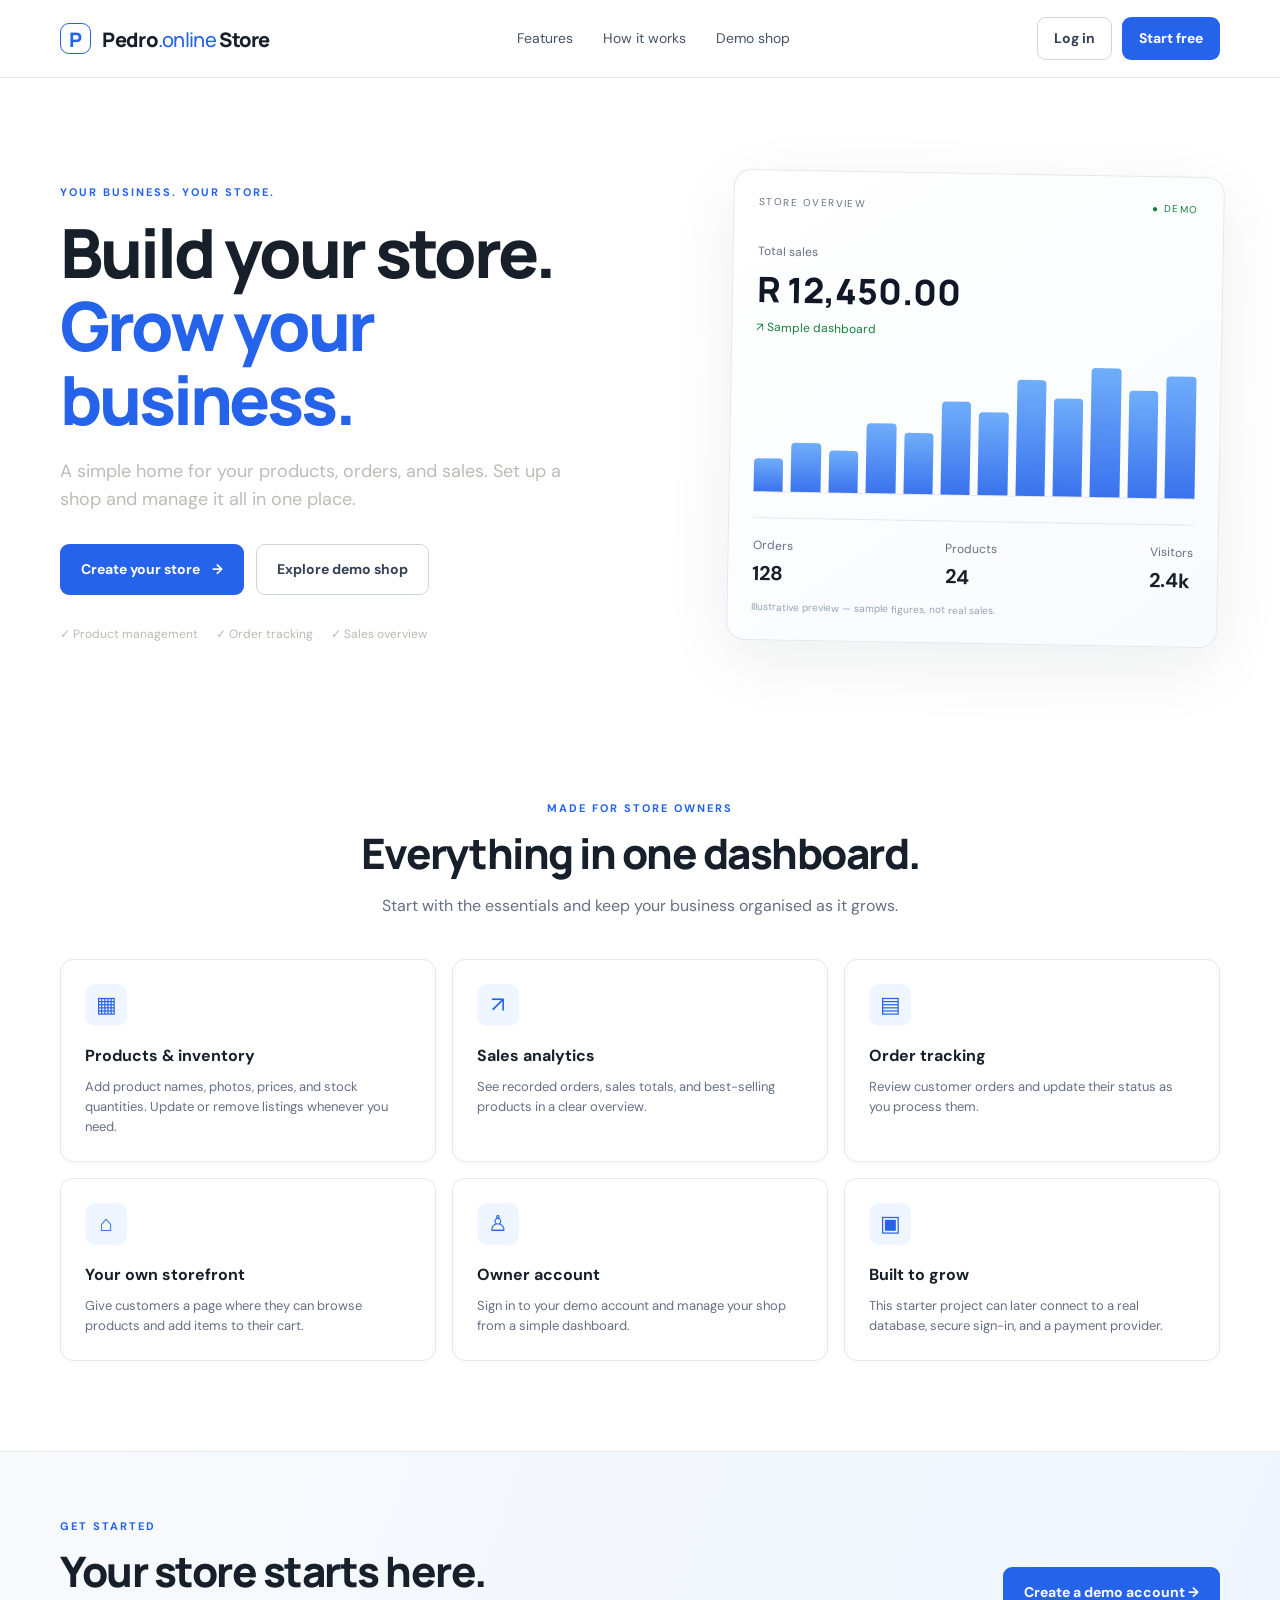
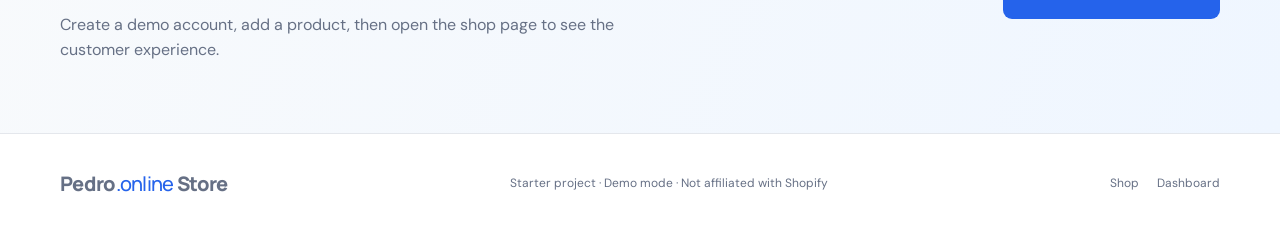
<file: index.html>
<!doctype html>
<html lang="en">
<head>
  <meta charset="utf-8"><meta name="viewport" content="width=device-width, initial-scale=1">
  <meta name="theme-color" content="#080808">
  <title>Pedro.online Store — Create your online shop</title>
  <link rel="stylesheet" href="styles.css">
</head>
<body>
<header class="topbar"><a class="brand" href="index.html"><span class="brand-icon">P</span> Pedro<span>.online</span> Store</a><nav><a href="#features">Features</a><a href="#how">How it works</a><a href="shop.html">Demo shop</a></nav><div class="nav-actions"><a class="btn btn-quiet" href="login.html">Log in</a><a class="btn btn-gold" href="signup.html">Start free</a></div><button class="menu-toggle" aria-label="Open menu" onclick="document.querySelector('nav').classList.toggle('open')">☰</button></header>
<main>
<section class="hero wrap"><div class="hero-copy"><p class="eyebrow">YOUR BUSINESS. YOUR STORE.</p><h1>Build your store.<br><span>Grow your business.</span></h1><p class="lead">A simple home for your products, orders, and sales. Set up a shop and manage it all in one place.</p><div class="hero-actions"><a class="btn btn-gold btn-large" href="signup.html">Create your store <span>→</span></a><a class="btn btn-outline btn-large" href="shop.html">Explore demo shop</a></div><div class="trust"><span>✓ Product management</span><span>✓ Order tracking</span><span>✓ Sales overview</span></div></div><div class="hero-panel"><div class="panel-top"><span>STORE OVERVIEW</span><span class="live-dot">● DEMO</span></div><div class="metric"><small>Total sales</small><strong>R 12,450.00</strong><span class="positive">↗ Sample dashboard</span></div><div class="mini-chart"><i style="height:25%"></i><i style="height:38%"></i><i style="height:32%"></i><i style="height:54%"></i><i style="height:47%"></i><i style="height:72%"></i><i style="height:64%"></i><i style="height:90%"></i><i style="height:76%"></i><i style="height:100%"></i><i style="height:83%"></i><i style="height:94%"></i></div><div class="panel-bottom"><div><small>Orders</small><b>128</b></div><div><small>Products</small><b>24</b></div><div><small>Visitors</small><b>2.4k</b></div></div><p class="demo-note">Illustrative preview — sample figures, not real sales.</p></div></section>
<section id="features" class="section wrap"><div class="section-heading"><p class="eyebrow">MADE FOR STORE OWNERS</p><h2>Everything in one dashboard.</h2><p>Start with the essentials and keep your business organised as it grows.</p></div><div class="feature-grid"><article class="feature-card"><div class="feature-icon">▦</div><h3>Products & inventory</h3><p>Add product names, photos, prices, and stock quantities. Update or remove listings whenever you need.</p></article><article class="feature-card"><div class="feature-icon">↗</div><h3>Sales analytics</h3><p>See recorded orders, sales totals, and best-selling products in a clear overview.</p></article><article class="feature-card"><div class="feature-icon">▤</div><h3>Order tracking</h3><p>Review customer orders and update their status as you process them.</p></article><article class="feature-card"><div class="feature-icon">⌂</div><h3>Your own storefront</h3><p>Give customers a page where they can browse products and add items to their cart.</p></article><article class="feature-card"><div class="feature-icon">♙</div><h3>Owner account</h3><p>Sign in to your demo account and manage your shop from a simple dashboard.</p></article><article class="feature-card"><div class="feature-icon">▣</div><h3>Built to grow</h3><p>This starter project can later connect to a real database, secure sign-in, and a payment provider.</p></article></div></section>
<section id="how" class="how-section"><div class="wrap how-inner"><div><p class="eyebrow">GET STARTED</p><h2>Your store starts here.</h2><p>Create a demo account, add a product, then open the shop page to see the customer experience.</p></div><a class="btn btn-gold btn-large" href="signup.html">Create a demo account →</a></div></section>
</main>
<footer class="footer wrap"><a class="brand" href="index.html">Pedro<span>.online</span> Store</a><p>Starter project · Demo mode · Not affiliated with Shopify</p><div><a href="shop.html">Shop</a><a href="dashboard.html">Dashboard</a></div></footer>
<script src="app.js"></script></body></html>
</file>
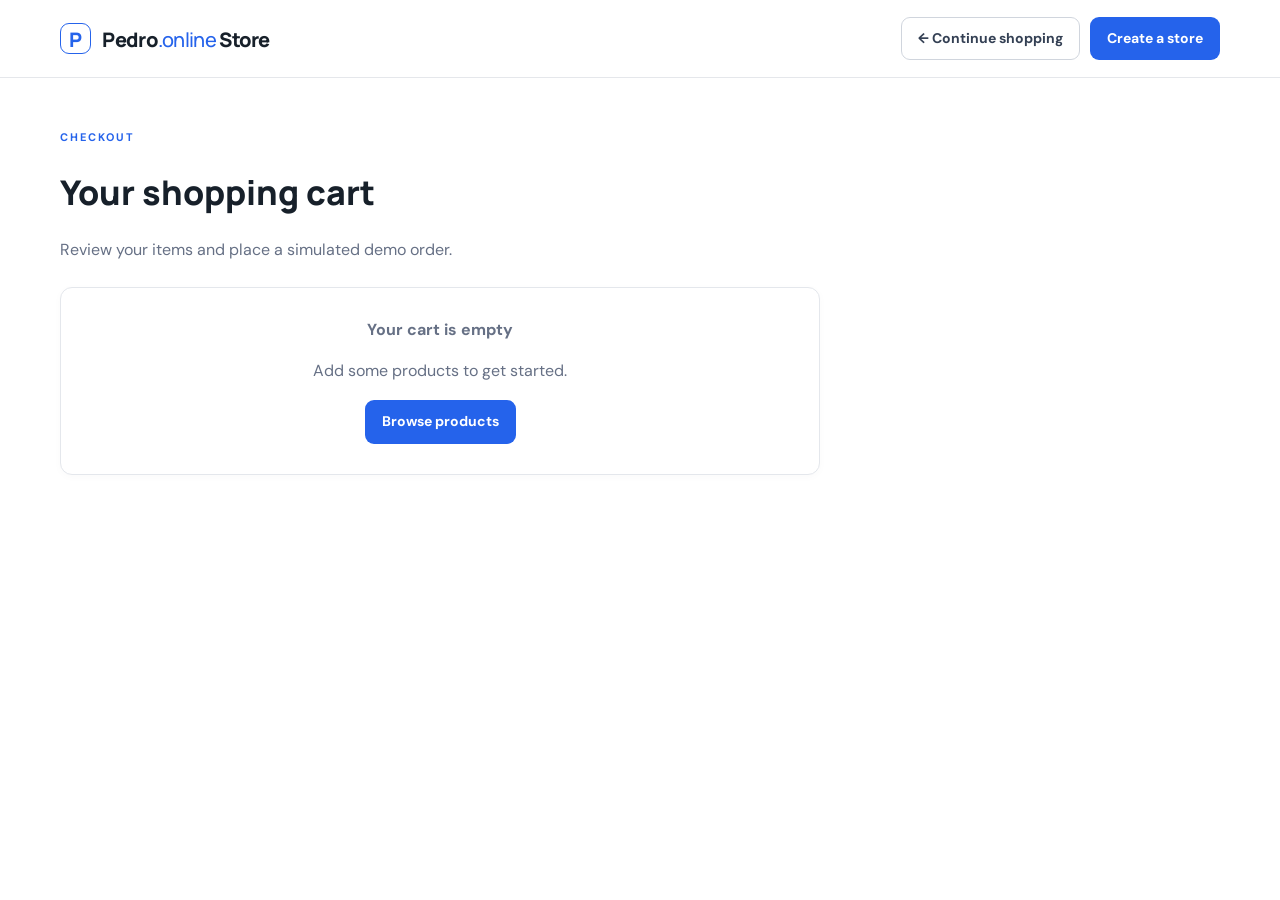
<file: cart.html>
<!doctype html><html lang="en"><head><meta charset="utf-8"><meta name="viewport" content="width=device-width,initial-scale=1"><title>Cart — Pedro.online Store</title><link rel="stylesheet" href="styles.css"></head><body><header class="topbar"><a class="brand" href="index.html"><span class="brand-icon">P</span> Pedro<span>.online</span> Store</a><div class="nav-actions"><a class="btn btn-quiet" href="shop.html">← Continue shopping</a><a class="btn btn-gold" href="signup.html">Create a store</a></div></header><main class="wrap section"><p class="eyebrow">CHECKOUT</p><h1 style="font:800 34px Manrope,sans-serif">Your shopping cart</h1><p class="muted">Review your items and place a simulated demo order.</p><div id="cartContent" style="max-width:760px;margin-top:25px"></div></main><script src="app.js"></script></body></html>
</file>
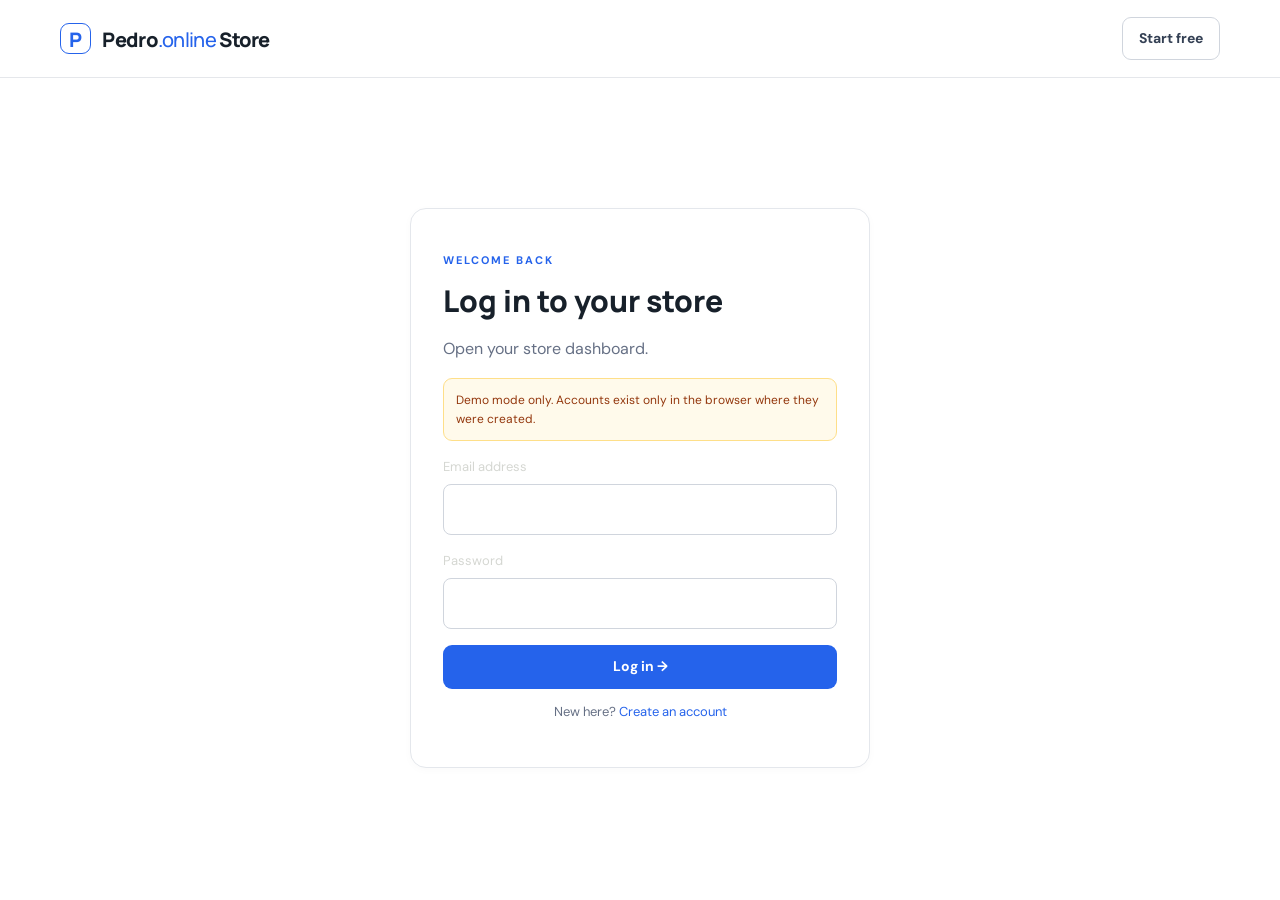
<file: dashboard.html>
<!doctype html><html lang="en"><head><meta charset="utf-8"><meta name="viewport" content="width=device-width,initial-scale=1"><title>Dashboard — Pedro.online Store</title><link rel="stylesheet" href="styles.css"></head><body><div id="app"></div><script src="app.js"></script></body></html>
</file>
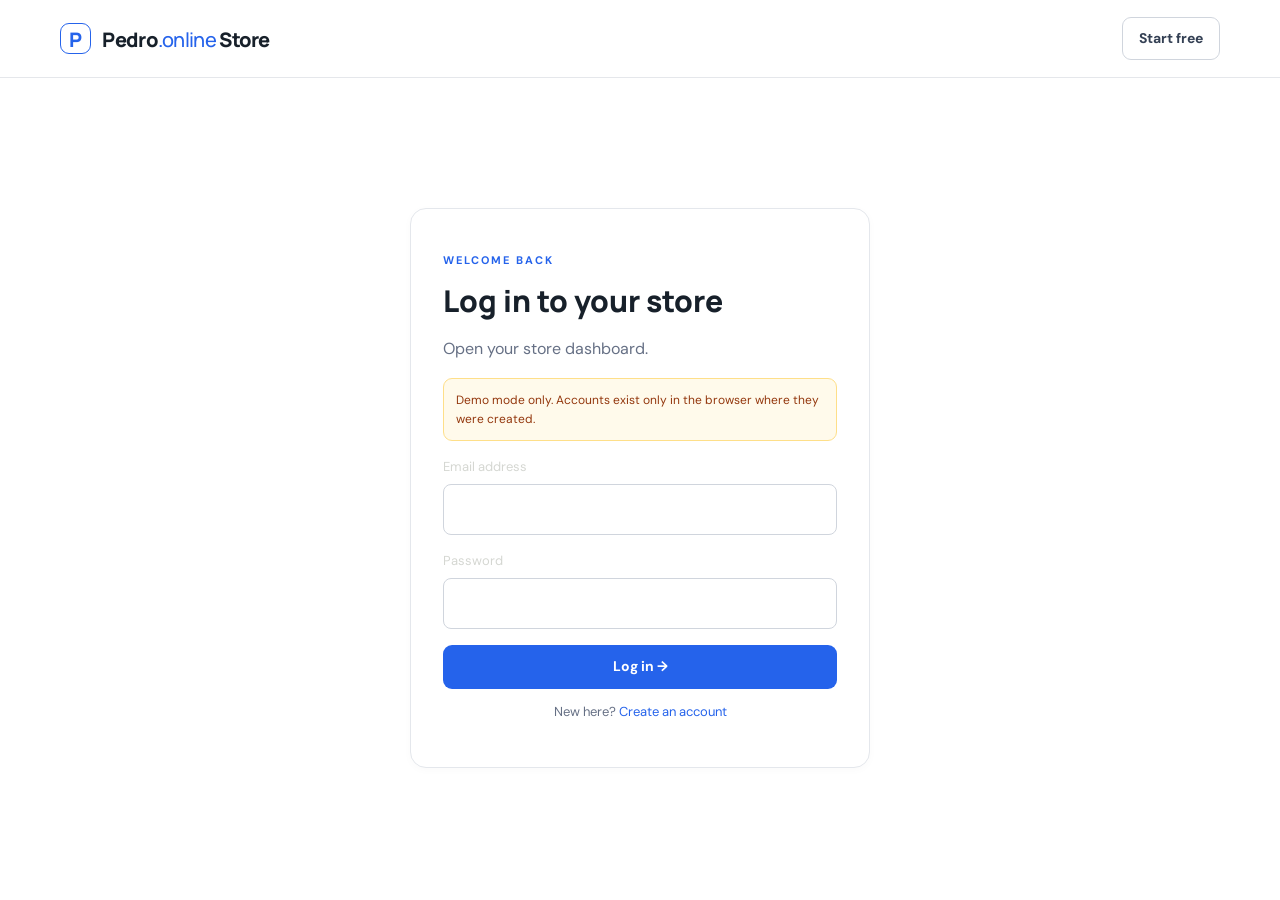
<file: login.html>
<!doctype html><html lang="en"><head><meta charset="utf-8"><meta name="viewport" content="width=device-width,initial-scale=1"><title>Log in — Pedro.online Store</title><link rel="stylesheet" href="styles.css"></head><body><header class="topbar"><a class="brand" href="index.html"><span class="brand-icon">P</span> Pedro<span>.online</span> Store</a><a class="btn btn-quiet" href="signup.html">Start free</a></header><main class="auth-shell"><section class="auth-card"><p class="eyebrow">WELCOME BACK</p><h1>Log in to your store</h1><p class="muted">Open your store dashboard.</p><div class="notice">Demo mode only. Accounts exist only in the browser where they were created.</div><form id="loginForm"><div class="field"><label>Email address</label><input name="email" type="email" required autocomplete="email"></div><div class="field"><label>Password</label><input name="password" type="password" required autocomplete="current-password"></div><div id="message" class="notice hidden"></div><button class="btn btn-gold full" type="submit">Log in →</button></form><p class="muted" style="font-size:13px;text-align:center">New here? <a href="signup.html" style="color:var(--gold)">Create an account</a></p></section></main><script src="app.js"></script></body></html>
</file>
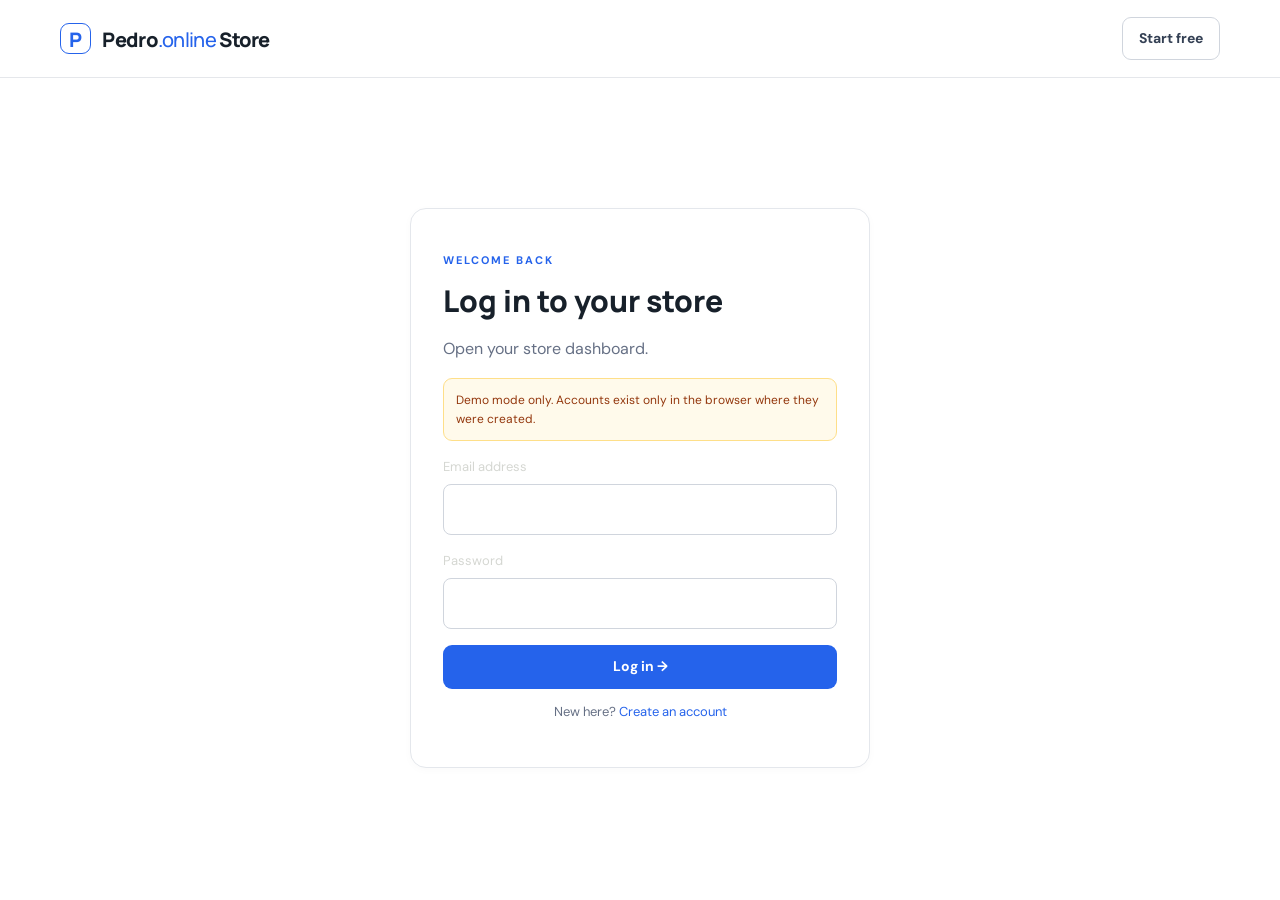
<file: orders.html>
<!doctype html><html lang="en"><head><meta charset="utf-8"><meta name="viewport" content="width=device-width,initial-scale=1"><title>Orders — Pedro.online Store</title><link rel="stylesheet" href="styles.css"></head><body><div id="app"></div><script src="app.js"></script></body></html>
</file>
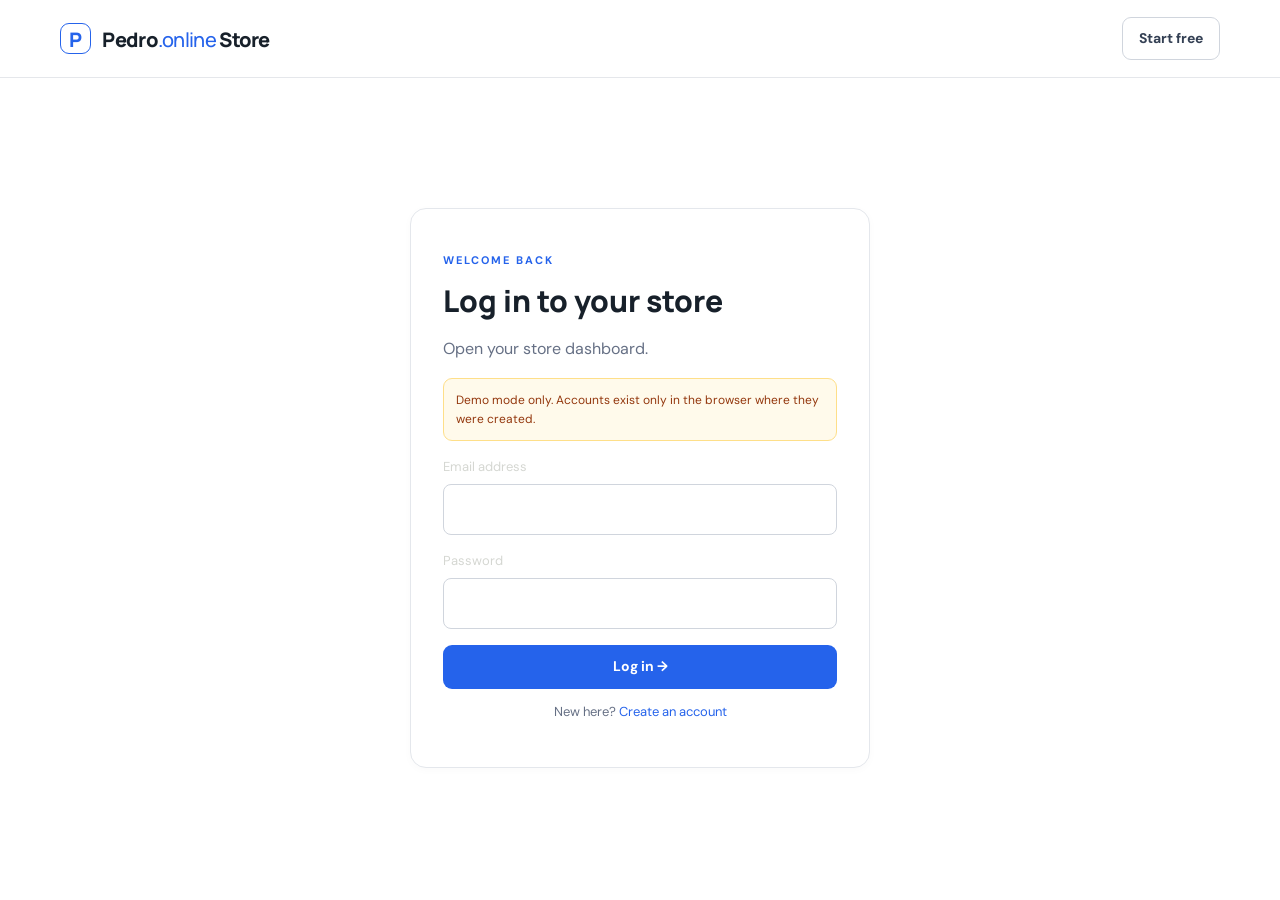
<file: products.html>
<!doctype html><html lang="en"><head><meta charset="utf-8"><meta name="viewport" content="width=device-width,initial-scale=1"><title>Products — Pedro.online Store</title><link rel="stylesheet" href="styles.css"></head><body><div id="app"></div><script src="app.js"></script></body></html>
</file>
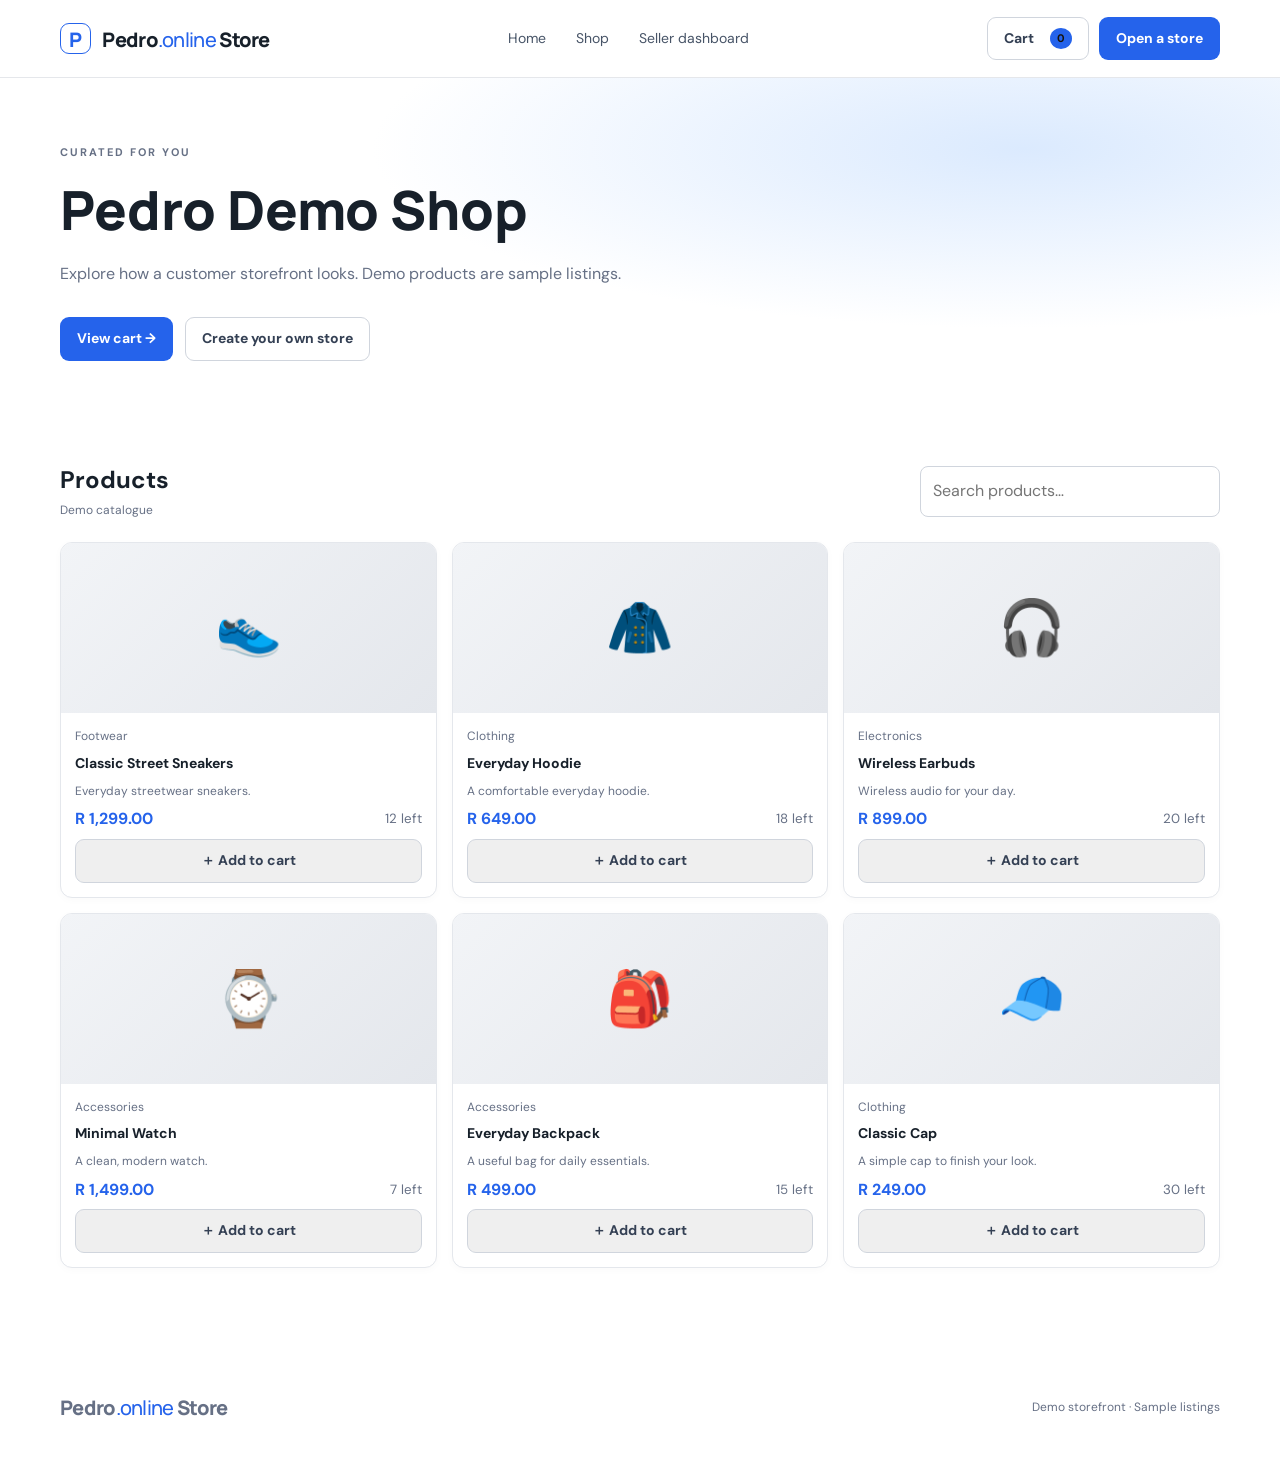
<file: shop.html>
<!doctype html><html lang="en"><head><meta charset="utf-8"><meta name="viewport" content="width=device-width,initial-scale=1"><title>Shop — Pedro.online Store</title><link rel="stylesheet" href="styles.css"></head><body><header class="topbar"><a class="brand" href="index.html"><span class="brand-icon">P</span> Pedro<span>.online</span> Store</a><nav><a href="index.html">Home</a><a href="shop.html">Shop</a><a href="dashboard.html">Seller dashboard</a></nav><div class="nav-actions"><a class="btn btn-quiet" href="cart.html">Cart <span class="cart-count" data-cart-count>0</span></a><a class="btn btn-gold" href="signup.html">Open a store</a></div><button class="menu-toggle" aria-label="Open menu" onclick="document.querySelector('nav').classList.toggle('open')">☰</button></header><main><section class="store-hero"><div class="wrap"><p class="eyebrow">CURATED FOR YOU</p><h1 id="shopTitle">Pedro Demo Shop</h1><p id="shopSubtitle">Explore a demo storefront with sample products.</p><div class="hero-actions"><a class="btn btn-gold" href="cart.html">View cart →</a><a class="btn btn-outline" href="signup.html">Create your own store</a></div></div></section><section class="wrap section" style="padding-top:10px"><div class="shop-toolbar"><div><h2 style="margin:0">Products</h2><p class="muted" style="font-size:12px;margin:3px 0">Demo catalogue</p></div><input id="shopSearch" class="search-input" placeholder="Search products…"></div><div class="product-grid" id="shopProducts"></div></section></main><footer class="footer wrap"><a class="brand" href="index.html">Pedro<span>.online</span> Store</a><p>Demo storefront · Sample listings</p></footer><script src="app.js"></script></body></html>
</file>
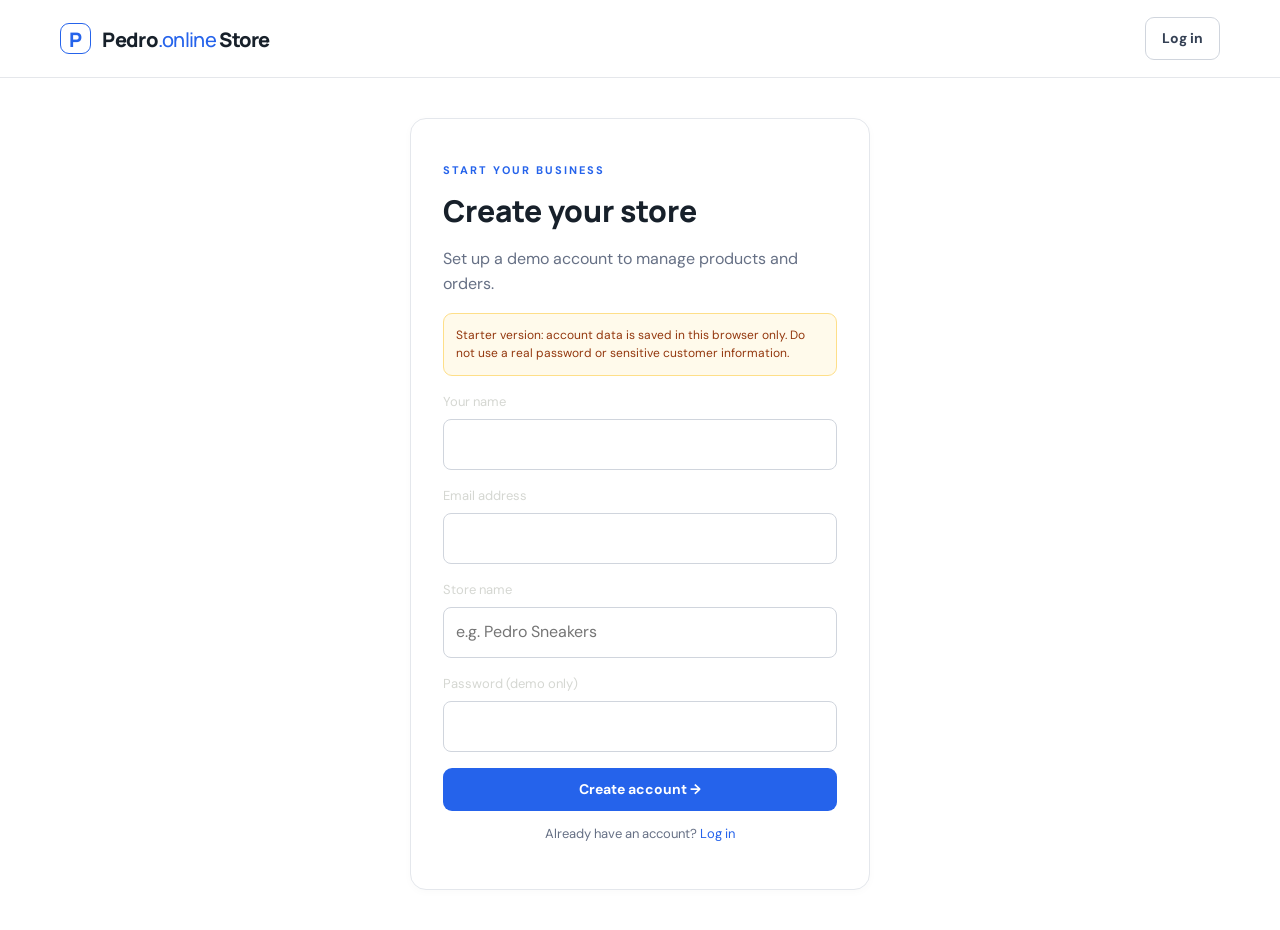
<file: signup.html>
<!doctype html><html lang="en"><head><meta charset="utf-8"><meta name="viewport" content="width=device-width,initial-scale=1"><title>Create account — Pedro.online Store</title><link rel="stylesheet" href="styles.css"></head><body><header class="topbar"><a class="brand" href="index.html"><span class="brand-icon">P</span> Pedro<span>.online</span> Store</a><a class="btn btn-quiet" href="login.html">Log in</a></header><main class="auth-shell"><section class="auth-card"><p class="eyebrow">START YOUR BUSINESS</p><h1>Create your store</h1><p class="muted">Set up a demo account to manage products and orders.</p><div class="notice">Starter version: account data is saved in this browser only. Do not use a real password or sensitive customer information.</div><form id="signupForm"><div class="field"><label>Your name</label><input name="name" required maxlength="80" autocomplete="name"></div><div class="field"><label>Email address</label><input name="email" type="email" required autocomplete="email"></div><div class="field"><label>Store name</label><input name="store" required maxlength="80" placeholder="e.g. Pedro Sneakers"></div><div class="field"><label>Password (demo only)</label><input name="password" type="password" minlength="4" required autocomplete="new-password"></div><div id="message" class="notice hidden"></div><button class="btn btn-gold full" type="submit">Create account →</button></form><p class="muted" style="font-size:13px;text-align:center">Already have an account? <a href="login.html" style="color:var(--gold)">Log in</a></p></section></main><script src="app.js"></script></body></html>
</file>
<file: styles.css>
@import url('https://fonts.googleapis.com/css2?family=DM+Sans:wght@400;500;600;700&family=Manrope:wght@400;500;600;700;800&display=swap');
:root{--bg:#ffffff;--panel:#ffffff;--panel2:#f8fafc;--line:#e5e7eb;--text:#17202a;--muted:#667085;--gold:#2563eb;--gold2:#1d4ed8;--green:#15803d;--red:#dc2626}*{box-sizing:border-box}html{scroll-behavior:smooth}body{margin:0;background:var(--bg);color:var(--text);font-family:'DM Sans',sans-serif;line-height:1.55}a{color:inherit;text-decoration:none}button,input,textarea,select{font:inherit}.wrap{width:min(1160px,calc(100% - 40px));margin-inline:auto}.topbar{height:78px;display:flex;align-items:center;justify-content:space-between;padding:0 max(20px,calc((100vw - 1160px)/2));border-bottom:1px solid var(--line);position:sticky;top:0;background:#080909f2;backdrop-filter:blur(16px);z-index:10}.brand{font-family:Manrope,sans-serif;font-weight:800;font-size:20px;letter-spacing:-.7px;white-space:nowrap}.brand span:not(.brand-icon){color:var(--gold);font-weight:500}.brand-icon{display:inline-grid;place-items:center;width:31px;height:31px;border:1px solid var(--gold);color:var(--gold);border-radius:9px;margin-right:8px}.topbar nav{display:flex;gap:30px;color:#c9cbc7;font-size:14px}.topbar nav a:hover,.footer a:hover{color:var(--gold)}.nav-actions{display:flex;gap:10px}.btn{display:inline-flex;align-items:center;justify-content:center;gap:12px;border:1px solid transparent;border-radius:9px;padding:10px 16px;font-weight:700;font-size:14px;cursor:pointer;transition:.2s}.btn:hover{transform:translateY(-1px)}.btn-gold{background:var(--gold);color:#15120a}.btn-gold:hover{background:var(--gold2)}.btn-quiet{color:#eee;border-color:var(--line)}.btn-outline{border-color:#4b4e4b;color:#fff}.btn-large{padding:14px 20px}.menu-toggle{display:none;background:none;color:white;border:0;font-size:24px}.hero{display:grid;grid-template-columns:1.1fr .9fr;align-items:center;gap:70px;padding-top:95px;padding-bottom:105px}.eyebrow{font-size:11px;letter-spacing:2px;color:var(--gold);font-weight:700}.hero h1{font:800 clamp(42px,5.3vw,68px)/1.08 Manrope,sans-serif;letter-spacing:-3px;margin:15px 0 22px}.hero h1 span{color:var(--gold)}.lead{font-size:18px;color:#b9bdb8;max-width:510px}.hero-actions{display:flex;gap:12px;flex-wrap:wrap;margin:30px 0}.trust{display:flex;gap:18px;flex-wrap:wrap;color:#b6bbb5;font-size:12px}.hero-panel{background:linear-gradient(145deg,#191b1b,#0d0f0f);border:1px solid #303333;border-radius:18px;padding:24px;box-shadow:0 25px 100px #0008;transform:rotate(1deg)}.panel-top,.panel-bottom{display:flex;justify-content:space-between;align-items:center}.panel-top{font-size:10px;letter-spacing:1.5px;color:#b9bcb7}.live-dot{color:var(--green)}.metric{margin-top:32px;display:flex;flex-direction:column;gap:5px}.metric small,.panel-bottom small{color:var(--muted);font-size:12px}.metric strong{font:800 35px Manrope,sans-serif}.positive{font-size:12px;color:var(--green)}.mini-chart{height:130px;display:flex;align-items:end;gap:8px;margin:25px 0;border-bottom:1px solid var(--line)}.mini-chart i{display:block;flex:1;background:linear-gradient(var(--gold),#a77c32);border-radius:4px 4px 0 0;opacity:.9}.panel-bottom{padding-top:18px;border-top:1px solid var(--line)}.panel-bottom div{display:flex;flex-direction:column;gap:4px}.panel-bottom b{font-size:20px}.demo-note{font-size:10px;color:#777;margin-bottom:0}.section{padding-top:40px;padding-bottom:90px}.section-heading{text-align:center;max-width:650px;margin:0 auto 40px}.section-heading h2,.how-inner h2{font:800 clamp(28px,3.5vw,42px)/1.2 Manrope,sans-serif;letter-spacing:-1.5px;margin:10px 0}.section-heading p:not(.eyebrow),.how-inner p:not(.eyebrow){color:var(--muted)}.feature-grid{display:grid;grid-template-columns:repeat(3,1fr);gap:16px}.feature-card{background:var(--panel);border:1px solid var(--line);border-radius:13px;padding:24px}.feature-icon{width:42px;height:42px;display:grid;place-items:center;background:#2a2417;color:var(--gold);border-radius:10px;font-size:22px}.feature-card h3{font-size:16px;margin:18px 0 8px}.feature-card p{font-size:13px;color:var(--muted);margin:0}.how-section{background:linear-gradient(110deg,#171611,#111313);border-block:1px solid #292820}.how-inner{padding-block:55px;display:flex;align-items:center;justify-content:space-between;gap:25px}.how-inner p:not(.eyebrow){max-width:600px}.footer{display:flex;align-items:center;justify-content:space-between;gap:20px;padding-block:28px;color:var(--muted);font-size:12px}.footer div{display:flex;gap:18px}.auth-shell{min-height:calc(100vh - 80px);display:grid;place-items:center;padding:40px 20px}.auth-card{width:min(460px,100%);padding:32px;background:var(--panel);border:1px solid var(--line);border-radius:16px}.auth-card h1{font:800 30px Manrope,sans-serif;margin:5px 0}.muted{color:var(--muted)}.field{display:flex;flex-direction:column;gap:7px;margin:16px 0}.field label{font-size:13px;color:#d5d7d2}.field input,.field textarea,.field select,.search-input{background:#090b0b;border:1px solid #343838;border-radius:8px;padding:12px;color:#fff;width:100%;outline:none}.field input:focus,.field textarea:focus,.field select:focus{border-color:var(--gold)}.full{width:100%}.notice{padding:12px;border:1px solid #5e4b23;background:#2a2112;color:#f3d99f;border-radius:9px;font-size:12px;margin:15px 0}.success{color:var(--green)}.error{color:var(--red)}.app-header{border-bottom:1px solid var(--line);padding:18px 0}.app-head-inner{display:flex;justify-content:space-between;align-items:center;gap:15px}.app-head-actions{display:flex;gap:10px;align-items:center;flex-wrap:wrap}.app-layout{display:grid;grid-template-columns:220px 1fr;gap:28px;padding-top:28px;padding-bottom:60px}.sidebar{border:1px solid var(--line);background:var(--panel);border-radius:12px;padding:14px;height:max-content;position:sticky;top:100px}.sidebar a{display:flex;gap:10px;padding:11px 12px;border-radius:8px;color:#bfc3bd;font-size:13px}.sidebar a.active,.sidebar a:hover{background:#2a2417;color:var(--gold)}.main-content h1{font:800 29px Manrope,sans-serif;letter-spacing:-1px;margin:0}.page-intro{display:flex;justify-content:space-between;align-items:center;gap:15px;margin-bottom:25px}.page-intro p{margin:5px 0 0;color:var(--muted);font-size:13px}.stats-grid{display:grid;grid-template-columns:repeat(4,1fr);gap:13px;margin-bottom:22px}.stat-card{border:1px solid var(--line);background:var(--panel);padding:18px;border-radius:11px}.stat-card small{color:var(--muted);font-size:12px}.stat-card strong{display:block;font:800 24px Manrope,sans-serif;margin:7px 0}.stat-card span{font-size:11px;color:var(--green)}.content-card{background:var(--panel);border:1px solid var(--line);border-radius:12px;padding:20px;margin-bottom:18px}.content-card h2{font-size:16px;margin:0 0 16px}.table-wrap{overflow-x:auto}table{width:100%;border-collapse:collapse;font-size:13px}th,td{text-align:left;padding:13px 10px;border-bottom:1px solid var(--line);white-space:nowrap}th{color:var(--muted);font-weight:500;font-size:11px}tr:last-child td{border-bottom:0}.pill{display:inline-block;padding:4px 8px;border-radius:30px;font-size:10px;background:#222725;color:#c4c9c2}.pill.pending{background:#332817;color:var(--gold)}.pill.complete{background:#163022;color:var(--green)}.product-grid{display:grid;grid-template-columns:repeat(3,1fr);gap:15px}.product-card{border:1px solid var(--line);border-radius:12px;overflow:hidden;background:var(--panel);display:flex;flex-direction:column}.product-image{height:170px;background:linear-gradient(135deg,#202323,#0c0e0e);display:grid;place-items:center;font-size:54px}.product-image img{width:100%;height:100%;object-fit:cover}.product-info{padding:14px;display:flex;flex-direction:column;gap:7px;flex:1}.product-info h3{font-size:14px;margin:0}.product-info p{font-size:12px;color:var(--muted);margin:0}.price{font-weight:700;color:var(--gold)}.product-info .btn{margin-top:auto}.empty{text-align:center;color:var(--muted);padding:30px}.row-between{display:flex;justify-content:space-between;align-items:center;gap:12px}.small-btn{padding:7px 10px;font-size:12px}.store-hero{padding:55px 0 40px;background:radial-gradient(ellipse at 80% 20%,#322719 0,transparent 40%)}.store-hero h1{font:800 clamp(34px,5vw,54px) Manrope,sans-serif;margin:6px 0}.store-hero p{color:var(--muted)}.shop-toolbar{display:flex;justify-content:space-between;align-items:center;gap:15px;margin:20px 0}.search-input{max-width:300px}.cart-count{background:var(--gold);color:#17120a;border-radius:50%;padding:2px 7px;font-size:11px;margin-left:4px}.cart-line{display:grid;grid-template-columns:1fr auto auto;gap:15px;align-items:center;padding:15px 0;border-bottom:1px solid var(--line)}.cart-line small{display:block;color:var(--muted)}.qty-controls{display:flex;align-items:center;gap:9px}.qty-controls button{background:#222;color:white;border:1px solid var(--line);border-radius:6px;padding:4px 9px;cursor:pointer}.total-row{display:flex;justify-content:space-between;font-weight:800;font-size:18px;padding:18px 0}.chart-bars{height:180px;display:flex;align-items:end;gap:12px;padding:10px 0 0}.chart-bar{flex:1;min-width:10px;background:linear-gradient(var(--gold),#97702f);border-radius:5px 5px 0 0;position:relative}.chart-labels{display:flex;justify-content:space-around;color:var(--muted);font-size:10px;margin-top:8px}.hidden{display:none!important}
@media(max-width:850px){.topbar nav{display:none;position:absolute;top:77px;left:0;right:0;background:#0b0d0d;padding:20px;flex-direction:column;border-bottom:1px solid var(--line)}.topbar nav.open{display:flex}.menu-toggle{display:block}.nav-actions{margin-left:auto;margin-right:12px}.hero{grid-template-columns:1fr;gap:35px;padding-top:65px;padding-bottom:70px}.hero-panel{max-width:520px;width:100%;margin:auto}.feature-grid{grid-template-columns:repeat(2,1fr)}.app-layout{grid-template-columns:1fr}.sidebar{position:static;display:flex;overflow-x:auto}.sidebar a{white-space:nowrap}.stats-grid{grid-template-columns:repeat(2,1fr)}.product-grid{grid-template-columns:repeat(2,1fr)}.footer{flex-wrap:wrap}.how-inner{align-items:flex-start;flex-direction:column}}
@media(max-width:520px){.wrap{width:calc(100% - 28px)}.topbar{padding-inline:14px;height:68px}.brand{font-size:16px}.brand-icon{width:27px;height:27px}.nav-actions .btn-quiet{display:none}.hero h1{letter-spacing:-2px}.lead{font-size:16px}.trust{gap:10px}.feature-grid{grid-template-columns:1fr}.stats-grid{gap:8px}.stat-card{padding:13px}.stat-card strong{font-size:20px}.product-grid{grid-template-columns:1fr 1fr;gap:9px}.product-image{height:120px}.product-info{padding:10px}.product-info h3{font-size:12px}.product-info .btn{font-size:11px;padding:8px 5px}.main-content h1{font-size:25px}.page-intro{align-items:flex-start;flex-direction:column}.auth-card{padding:23px}.footer{flex-direction:column;align-items:flex-start}.cart-line{grid-template-columns:1fr auto}.cart-line .qty-controls{grid-column:1/-1}}

/* Clean white and blue theme */
body{background:var(--bg);color:var(--text)}
.topbar{background:#ffffffee;border-bottom-color:var(--line)}
.topbar nav{color:#475467}
.btn-gold{background:#2563eb;color:#fff}
.btn-gold:hover{background:#1d4ed8}
.btn-quiet{color:#344054;border-color:#d0d5dd}
.btn-outline{border-color:#d0d5dd;color:#344054}
.hero-panel{background:linear-gradient(145deg,#fff,#f8fafc);border-color:#e4e7ec;box-shadow:0 20px 70px #10182812}
.panel-top{color:#667085}
.metric strong{color:#101828}
.mini-chart{border-bottom-color:#e5e7eb}
.mini-chart i{background:linear-gradient(#60a5fa,#2563eb)}
.panel-bottom{border-top-color:#e5e7eb}
.demo-note{color:#98a2b3}
.feature-card,.content-card,.stat-card,.product-card,.sidebar,.auth-card{background:#fff;border-color:#e4e7ec;box-shadow:0 2px 8px #10182806}
.feature-icon{background:#eff6ff;color:#2563eb}
.how-section{background:linear-gradient(110deg,#f8fafc,#eff6ff);border-color:#e4e7ec}
.store-hero{background:radial-gradient(ellipse at 80% 20%,#dbeafe 0,transparent 45%)}
.field input,.field textarea,.field select,.search-input{background:#fff;border-color:#d0d5dd;color:#101828}
.sidebar a{color:#475467}
.sidebar a.active,.sidebar a:hover{background:#eff6ff;color:#1d4ed8}
.stat-card small,.panel-bottom small{color:#667085}
.stat-card span{color:#15803d}
th,td{border-bottom-color:#eaecf0}
th{color:#667085}
.pill{background:#f2f4f7;color:#475467}
.pill.pending{background:#fffaeb;color:#b54708}
.pill.complete{background:#ecfdf3;color:#027a48}
.product-image{background:linear-gradient(135deg,#f2f4f7,#e4e7ec)}
.qty-controls button{background:#f9fafb;color:#344054;border-color:#d0d5dd}
.chart-bar{background:linear-gradient(#60a5fa,#2563eb)}
.notice{border-color:#fedf89;background:#fffaeb;color:#93370d}
.success{color:#15803d}.error{color:#b42318}
.brand-icon{border-color:#2563eb;color:#2563eb}
.brand span:not(.brand-icon){color:#2563eb}
.hero h1 span{color:#2563eb}
.eyebrow{color:#2563eb}
.live-dot{color:#15803d}
.positive{color:#15803d}
.footer{color:#667085}
@media(max-width:850px){.topbar nav{background:#fff;border-bottom-color:#e5e7eb}}
</file>
